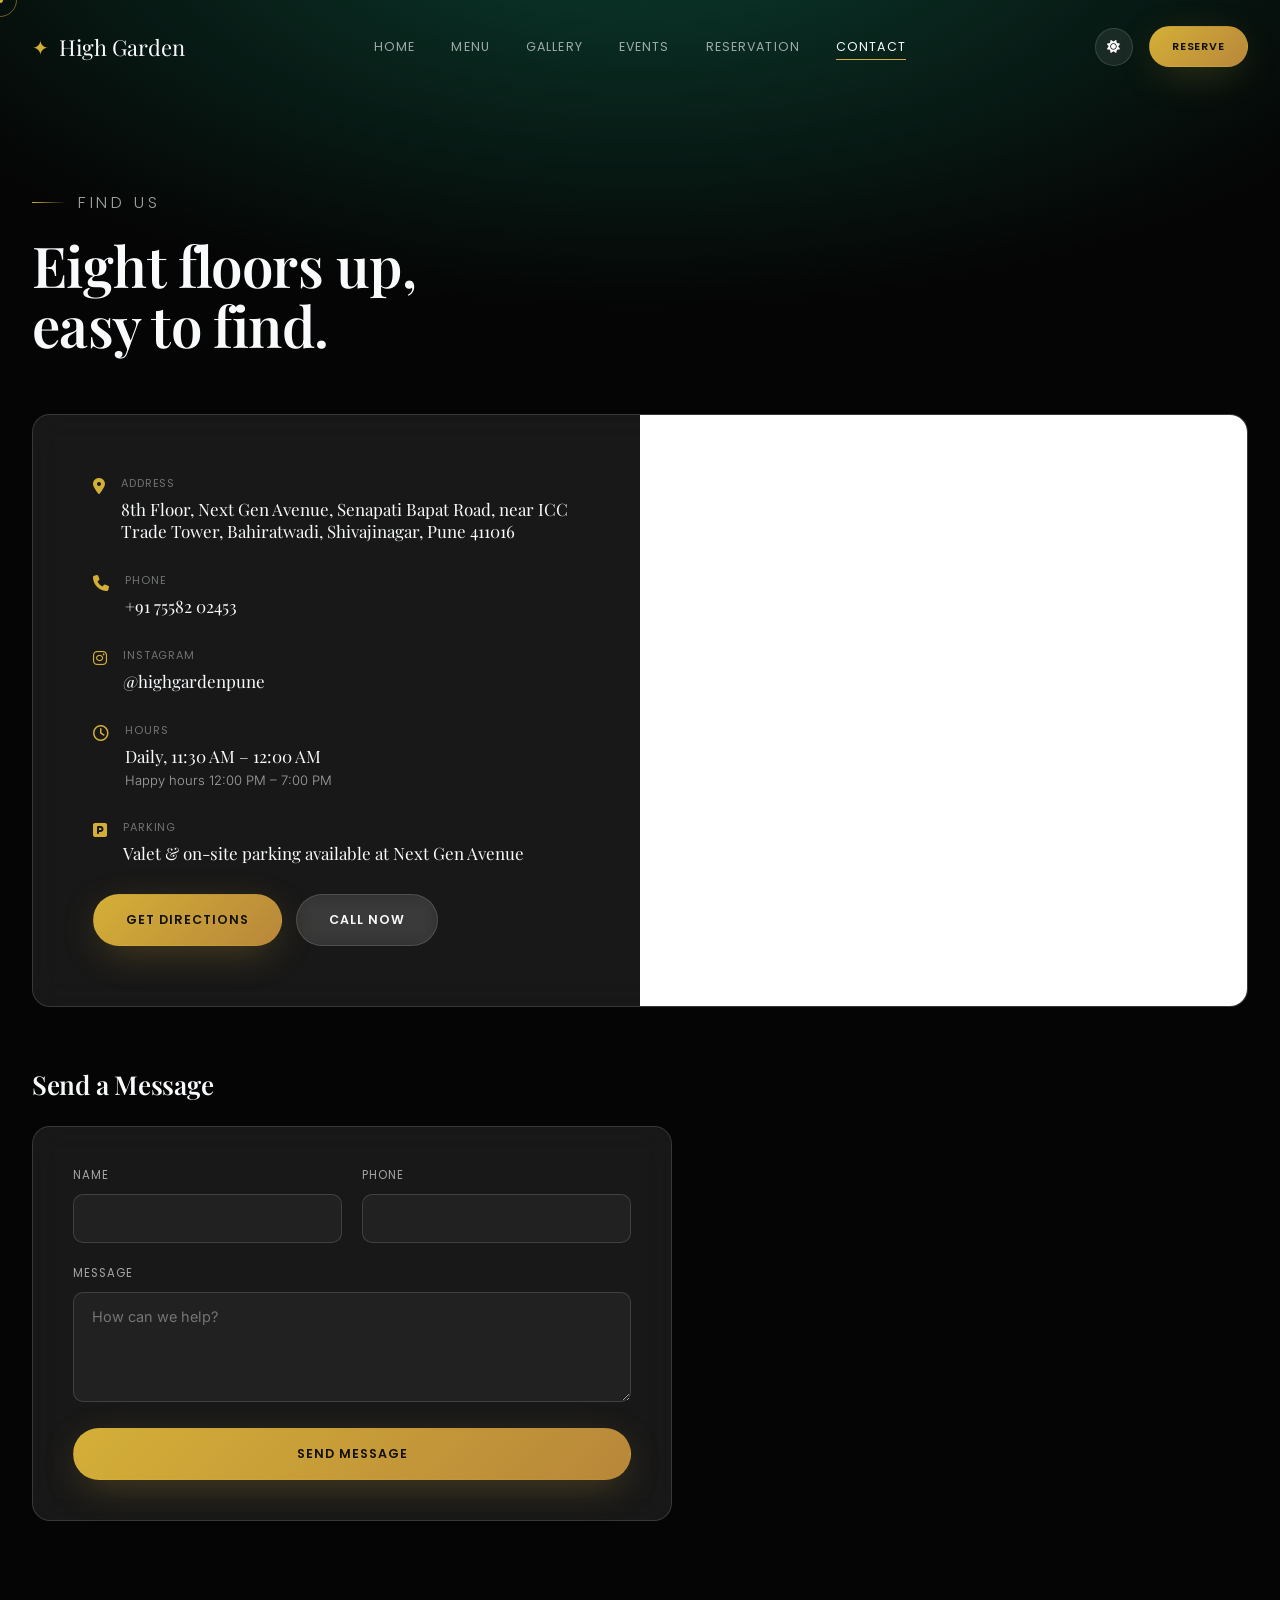
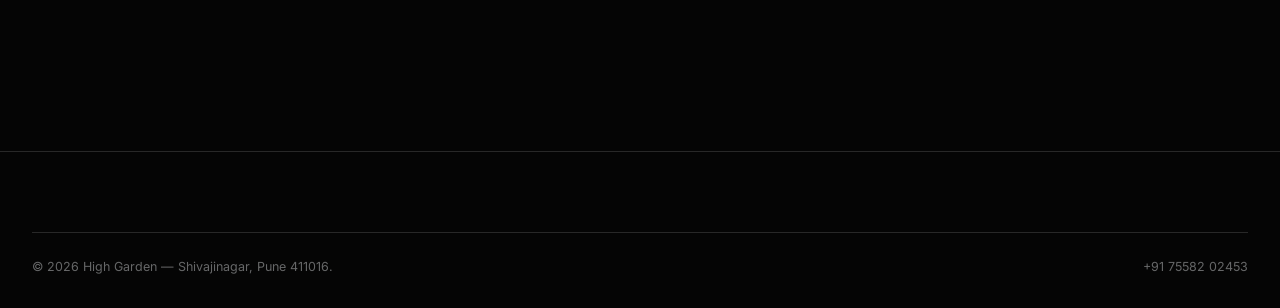
<file: contact.html>
<!DOCTYPE html>
<html lang="en">
<head>
<meta charset="UTF-8">
<meta name="viewport" content="width=device-width, initial-scale=1.0">
<meta name="description" content="Contact High Garden — 8th Floor, Next Gen Avenue, Senapati Bapat Road, Shivajinagar, Pune. Call +91 75582 02453 or find directions.">
<title>Contact — High Garden</title>
<link rel="preconnect" href="https://fonts.googleapis.com">
<link href="https://fonts.googleapis.com/css2?family=Playfair+Display:ital,wght@0,500;0,600;0,700;1,500&family=Poppins:wght@400;500;600;700&family=Inter:wght@300;400;500&display=swap" rel="stylesheet">
<link rel="stylesheet" href="https://cdnjs.cloudflare.com/ajax/libs/font-awesome/6.5.1/css/all.min.css">
<link rel="stylesheet" href="assets/css/style.css">
</head>
<body>

<div id="loader"><div class="loader-mark">High Garden</div><div class="loader-bar"><span></span></div></div>
<div id="cursorDot"></div><div id="cursorRing"></div>
<div id="scrollProgress"></div>

<header id="siteHeader">
  <div class="container">
    <nav class="navwrap">
      <a href="index.html" class="brand"><span class="mk">✦</span>High Garden</a>
      <div class="navlinks" id="navLinks">
        <a href="index.html">Home</a>
        <a href="menu.html">Menu</a>
        <a href="gallery.html">Gallery</a>
        <a href="events.html">Events</a>
        <a href="reservation.html">Reservation</a>
        <a href="contact.html" class="active">Contact</a>
      </div>
      <div class="navcta">
        <button class="iconbtn" id="modeToggle" aria-label="Toggle theme"><i class="fa-solid fa-sun"></i></button>
        <a href="reservation.html" class="btn btn-gold btn-sm magnetic">Reserve</a>
        <button class="navtoggle" id="navToggle" aria-label="Menu"><span></span><span></span><span></span></button>
      </div>
    </nav>
  </div>
</header>

<section style="padding-top:170px;">
  <div class="container">
    <div class="section-head reveal">
      <p class="eyebrow">Find Us</p>
      <h2>Eight floors up,<br>easy to find.</h2>
    </div>
    <div class="contact-grid glass reveal">
      <div class="contact-info">
        <div class="row"><i class="fa-solid fa-location-dot"></i><div><div class="lbl">Address</div><div class="val">8th Floor, Next Gen Avenue, Senapati Bapat Road, near ICC Trade Tower, Bahiratwadi, Shivajinagar, Pune 411016</div></div></div>
        <div class="row"><i class="fa-solid fa-phone"></i><div><div class="lbl">Phone</div><div class="val"><a href="tel:+917558202453">+91 75582 02453</a></div></div></div>
        <div class="row"><i class="fa-brands fa-instagram"></i><div><div class="lbl">Instagram</div><div class="val"><a href="https://www.instagram.com/highgardenpune" target="_blank" rel="noopener">@highgardenpune</a></div></div></div>
        <div class="row"><i class="fa-regular fa-clock"></i><div><div class="lbl">Hours</div><div class="val">Daily, 11:30 AM – 12:00 AM<br><span style="font-family:'Inter'; font-size:13px; color:var(--muted); font-weight:300;">Happy hours 12:00 PM – 7:00 PM</span></div></div></div>
        <div class="row"><i class="fa-solid fa-square-parking"></i><div><div class="lbl">Parking</div><div class="val">Valet &amp; on-site parking available at Next Gen Avenue</div></div></div>
        <div style="margin-top:30px; display:flex; gap:14px; flex-wrap:wrap;">
          <a href="https://maps.app.goo.gl/GaXFcSiGVo2R7TDP9" target="_blank" rel="noopener" class="btn btn-gold magnetic">Get Directions</a>
          <a href="tel:+917558202453" class="btn btn-ghost magnetic">Call Now</a>
        </div>
      </div>
      <div class="map-wrap">
        <iframe src="https://www.google.com/maps/embed/v1/place?q=place_id:ChIJT3Nz3AK_wjsRUUyZO08-GB4&key=AIzaSyDTRDHiagv2ileOp-W-YRJTwa8359jTSTs" loading="lazy" referrerpolicy="no-referrer-when-downgrade" title="High Garden location map"></iframe>
      </div>
    </div>

    <div class="reveal" style="margin-top:60px; max-width:640px;">
      <h3 style="font-size:26px; margin-bottom:24px;">Send a Message</h3>
      <form class="glass form-panel" style="padding:40px;" onsubmit="event.preventDefault(); this.reset(); alert('Message sent — we\'ll get back to you shortly.');">
        <div class="field-row">
          <div class="field"><label>Name</label><input type="text" required></div>
          <div class="field"><label>Phone</label><input type="tel" required></div>
        </div>
        <div class="field"><label>Message</label><textarea required placeholder="How can we help?"></textarea></div>
        <button type="submit" class="btn btn-gold magnetic" style="width:100%; justify-content:center;">Send Message</button>
      </form>
    </div>
  </div>
</section>

<footer style="margin-top:100px;">
  <div class="container">
    <div class="footer-bottom" style="border-top:1px solid var(--glass-border);">
      <span>© <span id="yr"></span> High Garden — Shivajinagar, Pune 411016.</span>
      <span><a href="tel:+917558202453">+91 75582 02453</a></span>
    </div>
  </div>
</footer>

<script src="assets/js/main.js"></script>
<script>document.getElementById('yr').textContent = new Date().getFullYear();</script>
</body>
</html>
</file>
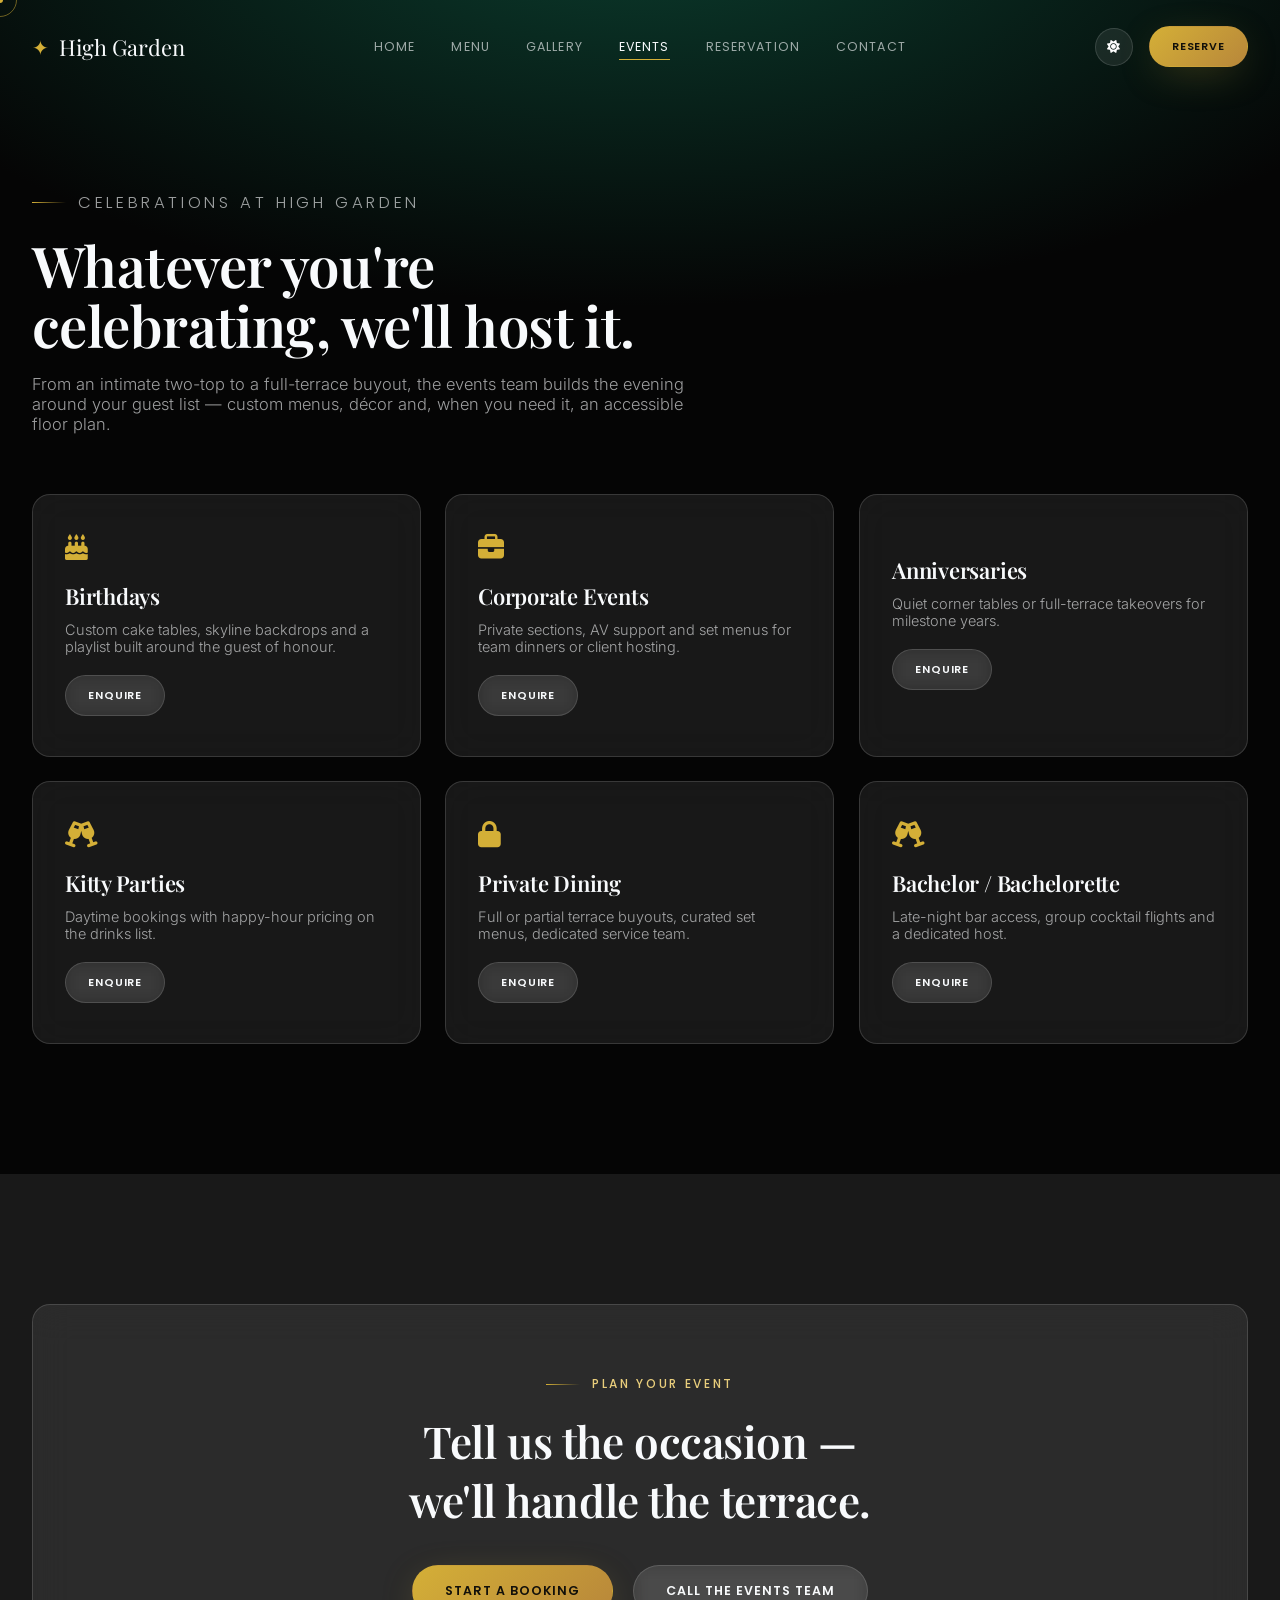
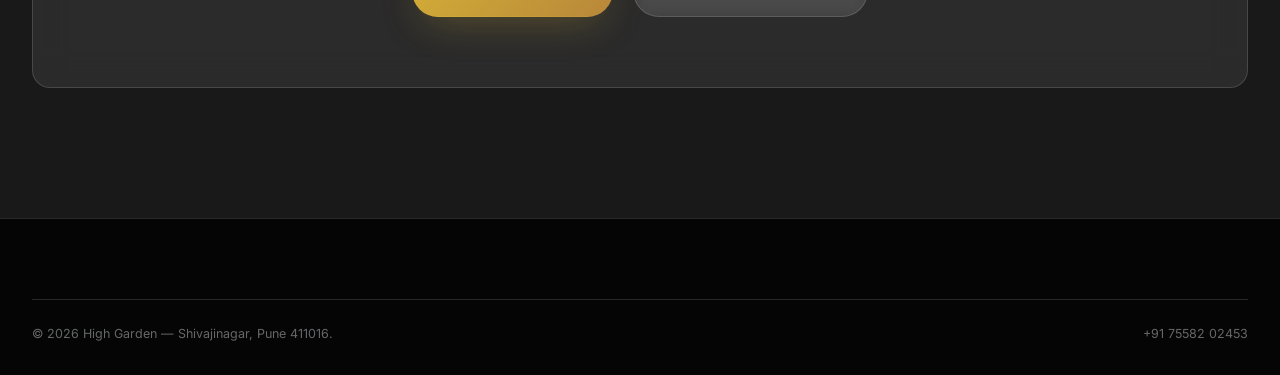
<file: events.html>
<!DOCTYPE html>
<html lang="en">
<head>
<meta charset="UTF-8">
<meta name="viewport" content="width=device-width, initial-scale=1.0">
<meta name="description" content="Host your birthday, anniversary, corporate event, kitty party, private dinner or bachelor party on High Garden's Pune rooftop.">
<title>Events — High Garden</title>
<link rel="preconnect" href="https://fonts.googleapis.com">
<link href="https://fonts.googleapis.com/css2?family=Playfair+Display:ital,wght@0,500;0,600;0,700;1,500&family=Poppins:wght@400;500;600;700&family=Inter:wght@300;400;500&display=swap" rel="stylesheet">
<link rel="stylesheet" href="https://cdnjs.cloudflare.com/ajax/libs/font-awesome/6.5.1/css/all.min.css">
<link rel="stylesheet" href="assets/css/style.css">
<style>
  .ev-grid{ display:grid; grid-template-columns:repeat(3,1fr); gap:24px; }
  @media (max-width:900px){ .ev-grid{ grid-template-columns:1fr 1fr; } }
  @media (max-width:600px){ .ev-grid{ grid-template-columns:1fr; } }
  .ev-card{ padding:40px 32px; border-radius:var(--radius); }
  .ev-card i{ font-size:26px; color:var(--gold); margin-bottom:20px; display:block; }
  .ev-card h3{ font-size:22px; margin-bottom:10px; }
  .ev-card p{ color:var(--muted); font-size:14.5px; font-weight:300; margin-bottom:20px; }
</style>
</head>
<body>

<div id="loader"><div class="loader-mark">High Garden</div><div class="loader-bar"><span></span></div></div>
<div id="cursorDot"></div><div id="cursorRing"></div>
<div id="scrollProgress"></div>

<header id="siteHeader">
  <div class="container">
    <nav class="navwrap">
      <a href="index.html" class="brand"><span class="mk">✦</span>High Garden</a>
      <div class="navlinks" id="navLinks">
        <a href="index.html">Home</a>
        <a href="menu.html">Menu</a>
        <a href="gallery.html">Gallery</a>
        <a href="events.html" class="active">Events</a>
        <a href="reservation.html">Reservation</a>
        <a href="contact.html">Contact</a>
      </div>
      <div class="navcta">
        <button class="iconbtn" id="modeToggle" aria-label="Toggle theme"><i class="fa-solid fa-sun"></i></button>
        <a href="reservation.html" class="btn btn-gold btn-sm magnetic">Reserve</a>
        <button class="navtoggle" id="navToggle" aria-label="Menu"><span></span><span></span><span></span></button>
      </div>
    </nav>
  </div>
</header>

<section style="padding-top:170px;">
  <div class="container">
    <div class="section-head reveal">
      <p class="eyebrow">Celebrations at High Garden</p>
      <h2>Whatever you're<br>celebrating, we'll host it.</h2>
      <p>From an intimate two-top to a full-terrace buyout, the events team builds the evening around your guest list — custom menus, décor and, when you need it, an accessible floor plan.</p>
    </div>
    <div class="ev-grid reveal">
      <div class="ev-card glass tilt"><i class="fa-solid fa-cake-candles"></i><h3>Birthdays</h3><p>Custom cake tables, skyline backdrops and a playlist built around the guest of honour.</p><a href="reservation.html" class="btn btn-ghost btn-sm">Enquire</a></div>
      <div class="ev-card glass tilt"><i class="fa-solid fa-briefcase"></i><h3>Corporate Events</h3><p>Private sections, AV support and set menus for team dinners or client hosting.</p><a href="reservation.html" class="btn btn-ghost btn-sm">Enquire</a></div>
      <div class="ev-card glass tilt"><i class="fa-solid fa-rings-wedding"></i><h3>Anniversaries</h3><p>Quiet corner tables or full-terrace takeovers for milestone years.</p><a href="reservation.html" class="btn btn-ghost btn-sm">Enquire</a></div>
      <div class="ev-card glass tilt"><i class="fa-solid fa-champagne-glasses"></i><h3>Kitty Parties</h3><p>Daytime bookings with happy-hour pricing on the drinks list.</p><a href="reservation.html" class="btn btn-ghost btn-sm">Enquire</a></div>
      <div class="ev-card glass tilt"><i class="fa-solid fa-lock"></i><h3>Private Dining</h3><p>Full or partial terrace buyouts, curated set menus, dedicated service team.</p><a href="reservation.html" class="btn btn-ghost btn-sm">Enquire</a></div>
      <div class="ev-card glass tilt"><i class="fa-solid fa-champagne-glasses"></i><h3>Bachelor / Bachelorette</h3><p>Late-night bar access, group cocktail flights and a dedicated host.</p><a href="reservation.html" class="btn btn-ghost btn-sm">Enquire</a></div>
    </div>
  </div>
</section>

<section style="background:var(--glass);">
  <div class="container">
    <div class="glass reveal" style="border-radius:var(--radius); padding:70px; text-align:center;">
      <p class="eyebrow" style="justify-content:center;">Plan Your Event</p>
      <h2 style="margin-top:18px; font-size:clamp(28px,3.6vw,44px);">Tell us the occasion —<br>we'll handle the terrace.</h2>
      <div style="margin-top:36px;">
        <a href="reservation.html" class="btn btn-gold magnetic">Start a Booking</a>
        <a href="tel:+917558202453" class="btn btn-ghost magnetic" style="margin-left:16px;">Call the Events Team</a>
      </div>
    </div>
  </div>
</section>

<footer>
  <div class="container">
    <div class="footer-bottom" style="border-top:1px solid var(--glass-border);">
      <span>© <span id="yr"></span> High Garden — Shivajinagar, Pune 411016.</span>
      <span><a href="tel:+917558202453">+91 75582 02453</a></span>
    </div>
  </div>
</footer>

<script src="assets/js/main.js"></script>
<script>document.getElementById('yr').textContent = new Date().getFullYear();</script>
</body>
</html>
</file>
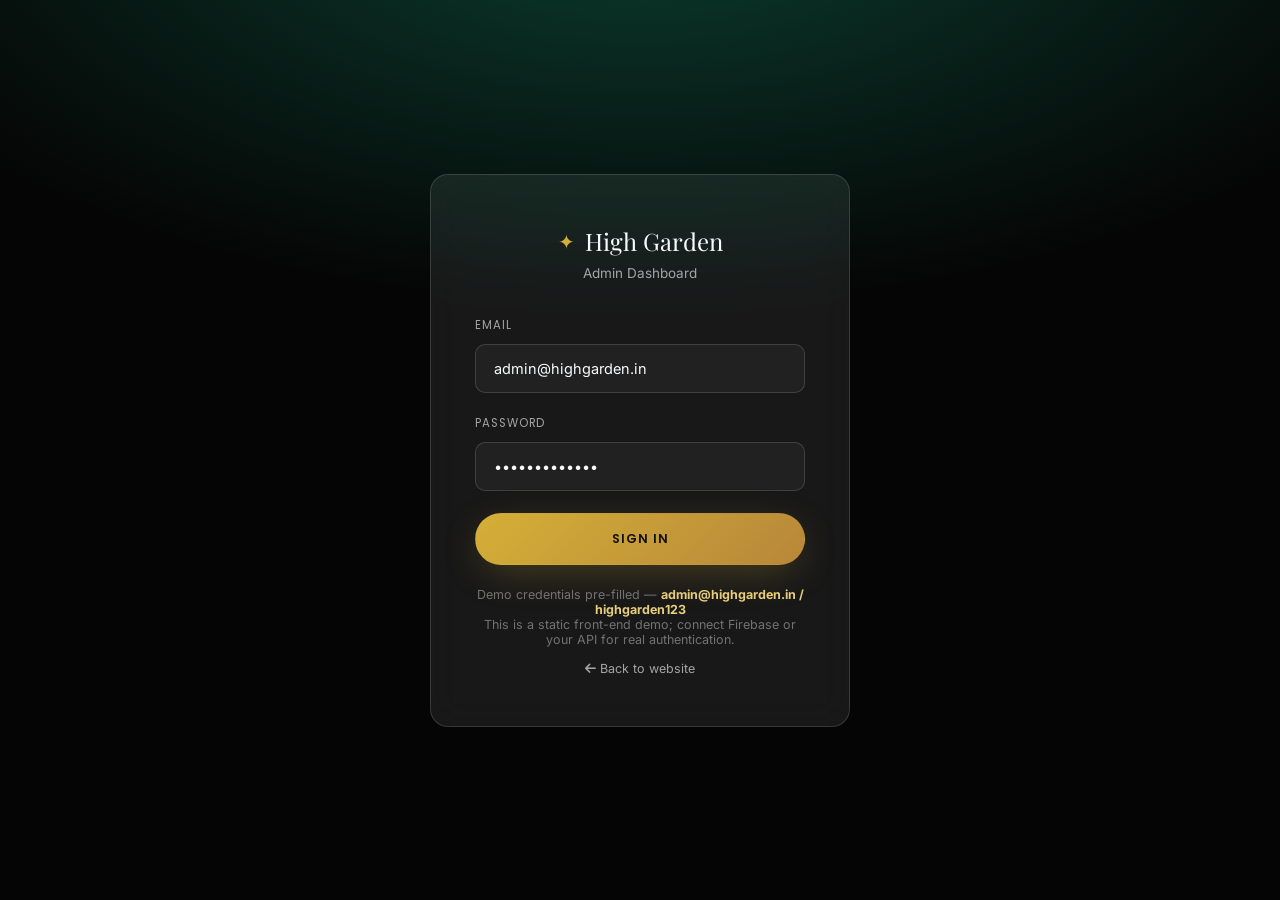
<file: admin/login.html>
<!DOCTYPE html>
<html lang="en">
<head>
<meta charset="UTF-8">
<meta name="viewport" content="width=device-width, initial-scale=1.0">
<title>Admin Login — High Garden</title>
<link rel="preconnect" href="https://fonts.googleapis.com">
<link href="https://fonts.googleapis.com/css2?family=Playfair+Display:ital,wght@0,600;0,700&family=Poppins:wght@400;500;600;700&family=Inter:wght@300;400;500&display=swap" rel="stylesheet">
<link rel="stylesheet" href="https://cdnjs.cloudflare.com/ajax/libs/font-awesome/6.5.1/css/all.min.css">
<link rel="stylesheet" href="../assets/css/style.css">
<style>
  body{ display:flex; align-items:center; justify-content:center; min-height:100vh; cursor:auto; }
  .login-card{ width:min(420px,90vw); padding:50px 44px; border-radius:var(--radius); }
  .login-card .brand{ justify-content:center; margin-bottom:8px; font-size:24px; }
  .login-card .sub{ text-align:center; color:var(--muted); font-size:13.5px; margin-bottom:36px; }
  .hint{ margin-top:22px; text-align:center; font-size:12.5px; color:var(--muted-soft); }
  .hint b{ color:var(--gold-soft); }
  .err{ color:#f3a0a0; font-size:13px; margin-bottom:16px; display:none; text-align:center; }
</style>
</head>
<body>
<div class="login-card glass">
  <div class="brand" style="display:flex;"><span class="mk">✦</span>High Garden</div>
  <p class="sub">Admin Dashboard</p>
  <p class="err" id="err">Incorrect email or password.</p>
  <form id="loginForm">
    <div class="field"><label>Email</label><input type="email" id="email" required placeholder="admin@highgarden.in" value="admin@highgarden.in"></div>
    <div class="field"><label>Password</label><input type="password" id="password" required placeholder="••••••••" value="highgarden123"></div>
    <button type="submit" class="btn btn-gold" style="width:100%; justify-content:center;">Sign In</button>
  </form>
  <p class="hint">Demo credentials pre-filled — <b>admin@highgarden.in / highgarden123</b><br>This is a static front-end demo; connect Firebase or your API for real authentication.</p>
  <p class="hint" style="margin-top:14px;"><a href="../index.html" style="color:var(--muted);"><i class="fa-solid fa-arrow-left"></i> Back to website</a></p>
</div>
<script>
  document.getElementById('loginForm').addEventListener('submit', (e) => {
    e.preventDefault();
    const email = document.getElementById('email').value.trim();
    const pass = document.getElementById('password').value.trim();
    if(email === 'admin@highgarden.in' && pass === 'highgarden123'){
      sessionStorage.setItem('hg-admin-auth', '1');
      window.location.href = 'index.html';
    } else {
      document.getElementById('err').style.display = 'block';
    }
  });
</script>
</body>
</html>
</file>
<file: assets/css/style.css>
/* =========================================================
   HIGH GARDEN — Luxury Rooftop Restaurant
   Core design system
   ========================================================= */

:root{
  --primary:#0F172A;
  --secondary:#0B3D2E;
  --gold:#D4AF37;
  --gold-soft:#E9CE7C;
  --white:#F8FAFC;
  --dark:#050505;
  --glass:rgba(255,255,255,0.08);
  --glass-border:rgba(255,255,255,0.14);
  --glass-strong:rgba(255,255,255,0.14);
  --muted:rgba(248,250,252,0.62);
  --muted-soft:rgba(248,250,252,0.4);
  --radius:18px;
  --radius-sm:10px;
  --shadow-lux: 0 30px 80px -20px rgba(0,0,0,0.65);
  --shadow-gold: 0 10px 40px -10px rgba(212,175,55,0.35);
  --ease: cubic-bezier(.16,.84,.44,1);
  color-scheme: dark;
}
html.light{
  --primary:#F8FAFC;
  --secondary:#E7F0EA;
  --white:#0F172A;
  --dark:#F2F4F7;
  --glass:rgba(15,23,42,0.05);
  --glass-border:rgba(15,23,42,0.1);
  --muted:rgba(15,23,42,0.62);
  --muted-soft:rgba(15,23,42,0.4);
  color-scheme: light;
}

*{ margin:0; padding:0; box-sizing:border-box; }
html{ scroll-behavior:smooth; width:100%; overflow-x:hidden; }
body{
  width:100%;
  background: radial-gradient(ellipse 120% 80% at 50% -10%, #0B3D2E 0%, var(--dark) 55%), var(--dark);
  background-attachment: fixed;
  color:var(--white);
  font-family:'Inter', sans-serif;
  overflow-x:hidden;
  cursor:none;
}
@media (max-width: 900px), (hover:none){ body{ cursor:auto; } #cursorDot,#cursorRing{ display:none !important; } }

h1,h2,h3,h4,h5{ font-family:'Playfair Display', serif; font-weight:600; letter-spacing:-0.01em; }
a{ color:inherit; text-decoration:none; }
img{ max-width:100%; display:block; }
button{ font-family:inherit; cursor:pointer; }
input,select,textarea{ font-family:'Inter',sans-serif; }
::selection{ background:var(--gold); color:var(--dark); }

.container{ max-width:1320px; margin:0 auto; padding:0 32px; }
.eyebrow{
  font-family:'Poppins',sans-serif; text-transform:uppercase; letter-spacing:0.22em;
  font-size:12px; color:var(--gold-soft); display:flex; align-items:center; gap:12px; font-weight:500;
}
.eyebrow::before{ content:""; width:34px; height:1px; background:linear-gradient(90deg,var(--gold),transparent); }

@media (prefers-reduced-motion:reduce){ *{ animation:none !important; transition:none !important; scroll-behavior:auto !important; } }

/* ---------------- Loader ---------------- */
#loader{
  position:fixed; top:0; right:0; bottom:0; left:0; z-index:9999; background:var(--dark);
  display:flex; align-items:center; justify-content:center; flex-direction:column; gap:18px;
  transition: opacity .8s var(--ease), visibility .8s var(--ease);
}
#loader.hide{ opacity:0; visibility:hidden; pointer-events:none; }
.loader-mark{ font-family:'Playfair Display',serif; font-size:15px; letter-spacing:0.4em; color:var(--gold); text-transform:uppercase; }
.loader-bar{ width:220px; height:1px; background:rgba(255,255,255,0.12); position:relative; overflow:hidden; }
.loader-bar span{ position:absolute; top:0; right:0; bottom:0; left:0; width:0%; background:var(--gold); animation:loadBar 1.6s var(--ease) forwards; }
@keyframes loadBar{ to{ width:100%; } }

/* ---------------- Custom cursor ---------------- */
#cursorDot,#cursorRing{ position:fixed; top:0; left:0; pointer-events:none; z-index:9998; border-radius:50%; transform:translate(-50%,-50%); }
#cursorDot{ width:6px; height:6px; background:var(--gold); transition:transform .08s linear; }
#cursorRing{ width:34px; height:34px; border:1px solid rgba(212,175,55,0.5); transition:transform .18s var(--ease), width .3s, height .3s, border-color .3s; }
#cursorRing.hover{ width:56px; height:56px; border-color:var(--gold); background:rgba(212,175,55,0.08); }

/* ---------------- Scroll progress ---------------- */
#scrollProgress{ position:fixed; top:0; left:0; height:2px; background:linear-gradient(90deg,var(--gold),var(--gold-soft)); z-index:9997; width:0%; }

/* ---------------- Navbar ---------------- */
header{ position:fixed; top:0; left:0; right:0; z-index:900; padding:26px 0; transition:.5s var(--ease); }
header.scrolled{ padding:14px 0; background:rgba(5,5,5,0.55); backdrop-filter:blur(18px) saturate(140%); -webkit-backdrop-filter:blur(18px) saturate(140%); border-bottom:1px solid var(--glass-border); }
nav.navwrap{ display:flex; align-items:center; justify-content:space-between; }
.brand{ display:flex; align-items:center; gap:10px; font-family:'Playfair Display'; font-size:22px; }
.brand .mk{ color:var(--gold); font-size:20px; }
.navlinks{ display:flex; gap:36px; align-items:center; }
.navlinks a{ font-family:'Poppins'; font-size:12.5px; letter-spacing:0.09em; text-transform:uppercase; color:var(--muted); position:relative; padding:4px 0; transition:.3s; }
.navlinks a::after{ content:""; position:absolute; left:0; bottom:0; height:1px; width:0; background:var(--gold); transition:.35s var(--ease); }
.navlinks a:hover, .navlinks a.active{ color:var(--white); }
.navlinks a:hover::after, .navlinks a.active::after{ width:100%; }
.navcta{ display:flex; align-items:center; gap:16px; }
.iconbtn{ width:38px; height:38px; border-radius:50%; border:1px solid var(--glass-border); display:flex; align-items:center; justify-content:center; background:var(--glass); transition:.3s; font-size:13px; }
.iconbtn:hover{ border-color:var(--gold); color:var(--gold); }
.navtoggle{ display:none; flex-direction:column; gap:5px; background:none; border:none; }
.navtoggle span{ width:24px; height:1.5px; background:var(--white); }
@media (max-width:1080px){
  .navlinks{ position:fixed; top:0; right:0; bottom:0; left:auto; width:min(340px,80%); height:100vh; background:rgba(5,5,5,0.97); backdrop-filter:blur(20px);
    flex-direction:column; justify-content:center; align-items:flex-start; padding:0 48px; gap:28px; transform:translateX(100%); transition:.5s var(--ease); border-left:1px solid var(--glass-border); }
  .navlinks.open{ transform:translateX(0); }
  .navtoggle{ display:flex; }
}

/* ---------------- Buttons ---------------- */
.btn{ position:relative; display:inline-flex; align-items:center; gap:10px; padding:16px 32px; border-radius:100px; font-family:'Poppins'; font-size:12.5px; letter-spacing:0.08em; text-transform:uppercase; font-weight:600; border:1px solid transparent; overflow:hidden; isolation:isolate; }
.btn-gold{ background:linear-gradient(135deg,var(--gold),#B8873A); color:#12100A; box-shadow:var(--shadow-gold); transition:transform .4s var(--ease), box-shadow .4s; }
.btn-gold:hover{ transform:translateY(-3px); box-shadow:0 18px 50px -10px rgba(212,175,55,0.55); }
.btn-ghost{ border-color:var(--glass-border); color:var(--white); background:var(--glass); backdrop-filter:blur(8px); transition:.4s var(--ease); }
.btn-ghost:hover{ border-color:var(--gold); color:var(--gold-soft); transform:translateY(-3px); }
.btn-sm{ padding:11px 22px; font-size:11px; }
.ripple{ position:absolute; border-radius:50%; background:rgba(255,255,255,0.5); transform:scale(0); animation:rippleAnim .6s ease-out; pointer-events:none; }
@keyframes rippleAnim{ to{ transform:scale(3); opacity:0; } }

/* ---------------- Glass card ---------------- */
.glass{ background:var(--glass); border:1px solid var(--glass-border); backdrop-filter:blur(18px) saturate(140%); -webkit-backdrop-filter:blur(18px) saturate(140%); border-radius:var(--radius); }
.tilt{ transition:transform .25s var(--ease), box-shadow .25s var(--ease); will-change:transform; }
.tilt:hover{ box-shadow:var(--shadow-lux); }

/* ---------------- Hero ---------------- */
.hero{ position:relative; min-height:100vh; display:flex; align-items:center; overflow:hidden; }
.hero-bg{ position:absolute; top:0; right:0; bottom:0; left:0; width:100%; height:100%; z-index:0; }
.hero-bg img{ width:100%; height:100%; object-fit:cover; transform:scale(1.08); }
.hero-scrim{ position:absolute; top:0; right:0; bottom:0; left:0; z-index:1; background:
  linear-gradient(180deg, rgba(5,5,5,0.35) 0%, rgba(5,5,5,0.25) 40%, rgba(5,5,5,0.92) 100%),
  linear-gradient(100deg, rgba(11,61,46,0.55), rgba(5,5,5,0.15)); }
#particles{ position:absolute; top:0; right:0; bottom:0; left:0; width:100%; height:100%; z-index:2; pointer-events:none; }
.hero-content{ position:relative; z-index:3; width:100%; }
.hero-content .eyebrow{ margin-bottom:28px; justify-content:center; }
.hero h1{ font-size:clamp(46px,7.4vw,92px); text-align:center; line-height:1.02; text-wrap:balance; }
.hero h1 em{ font-style:italic; color:var(--gold-soft); font-weight:500; }
.hero-sub{ text-align:center; max-width:560px; margin:26px auto 0; color:var(--muted); font-weight:300; font-size:17px; }
.hero-actions{ display:flex; gap:18px; justify-content:center; margin-top:44px; flex-wrap:wrap; }
.scroll-ind{ position:absolute; bottom:110px; left:50%; transform:translateX(-50%); z-index:3; display:flex; flex-direction:column; align-items:center; gap:10px; }
.scroll-ind .line{ width:1px; height:44px; background:linear-gradient(180deg,var(--gold),transparent); animation:scrollLine 2s infinite; }
@keyframes scrollLine{ 0%{ transform:scaleY(0); transform-origin:top;} 50%{transform:scaleY(1); transform-origin:top;} 51%{transform-origin:bottom;} 100%{transform:scaleY(0); transform-origin:bottom;} }
.scroll-ind span{ font-family:'Poppins'; font-size:10px; letter-spacing:0.2em; text-transform:uppercase; color:var(--muted-soft); }

.hero-float{ position:absolute; bottom:40px; left:50%; transform:translateX(-50%); z-index:3; width:min(1040px,90%); display:grid; grid-template-columns:repeat(4,1fr); gap:1px; background:var(--glass-border); border:1px solid var(--glass-border); border-radius:var(--radius); overflow:hidden; }
.hero-float .fi{ background:rgba(5,5,5,0.55); backdrop-filter:blur(20px); padding:22px 20px; text-align:center; }
.hero-float .fi i{ color:var(--gold); font-size:16px; margin-bottom:8px; display:block; }
.hero-float .fi b{ display:block; font-family:'Playfair Display'; font-size:17px; font-weight:600; }
.hero-float .fi small{ font-family:'Poppins'; font-size:10px; letter-spacing:0.08em; text-transform:uppercase; color:var(--muted-soft); }
@media (max-width:900px){ .hero-float{ grid-template-columns:1fr 1fr; bottom:20px;} }

/* ---------------- Sections ---------------- */
section{ padding:130px 0; position:relative; }
.section-head{ max-width:680px; margin-bottom:60px; }
.section-head.center{ margin-left:auto; margin-right:auto; text-align:center; }
.section-head.center .eyebrow{ justify-content:center; }
.section-head h2{ font-size:clamp(34px,4.4vw,58px); margin-top:20px; line-height:1.06; }
.section-head p{ color:var(--muted); margin-top:20px; font-weight:300; font-size:16.5px; }
.reveal{ opacity:0; transform:translateY(34px); transition:opacity .9s var(--ease), transform .9s var(--ease); }
.reveal.in{ opacity:1; transform:translateY(0); }

/* ---------------- Marquee ---------------- */
.marquee-wrap{ overflow:hidden; border-top:1px solid var(--glass-border); border-bottom:1px solid var(--glass-border); padding:26px 0; background:var(--glass); }
.marquee{ display:flex; gap:0; width:max-content; animation:marquee 30s linear infinite; }
.marquee span{ font-family:'Playfair Display'; font-style:italic; font-size:20px; padding:0 36px; white-space:nowrap; color:var(--muted); border-right:1px solid var(--glass-border); }
.marquee span i{ color:var(--gold); font-style:normal; margin-right:14px; font-size:13px; }
@keyframes marquee{ from{transform:translateX(0);} to{transform:translateX(-50%);} }

/* ---------------- Stats / counters ---------------- */
.stats-row{ display:grid; grid-template-columns:repeat(4,1fr); gap:1px; background:var(--glass-border); border:1px solid var(--glass-border); border-radius:var(--radius); overflow:hidden; }
.stat{ background:rgba(255,255,255,0.02); padding:44px 30px; text-align:center; }
.stat .num{ font-family:'Playfair Display'; font-size:48px; color:var(--gold-soft); }
.stat small{ display:block; margin-top:8px; font-family:'Poppins'; font-size:11px; text-transform:uppercase; letter-spacing:0.1em; color:var(--muted-soft); }
@media (max-width:800px){ .stats-row{ grid-template-columns:1fr 1fr; } }

/* ---------------- About grid ---------------- */
.about-grid{ display:grid; grid-template-columns:1.05fr 0.95fr; gap:70px; align-items:center; }
.about-copy p{ color:var(--muted); font-weight:300; font-size:16.5px; margin-bottom:18px; }
.about-copy p:first-of-type{ color:var(--white); font-size:20px; font-family:'Playfair Display'; font-weight:500; line-height:1.4; }
.about-tags{ display:flex; flex-wrap:wrap; gap:12px; margin-top:26px; }
.about-tags span{ font-family:'Poppins'; font-size:11.5px; text-transform:uppercase; letter-spacing:0.07em; padding:9px 18px; border:1px solid var(--glass-border); border-radius:100px; color:var(--muted); }
.about-imgs{ position:relative; display:grid; grid-template-columns:1fr 1fr; gap:16px; }
.about-imgs img{ border-radius:var(--radius); object-fit:cover; width:100%; }
.about-imgs .a1{ height:340px; grid-column:1/2; }
.about-imgs .a2{ height:200px; grid-column:2/3; margin-top:60px; }
.about-imgs .badge-float{ position:absolute; bottom:-24px; left:-24px; background:var(--gold); color:#141108; padding:18px 22px; border-radius:var(--radius-sm); font-family:'Playfair Display'; font-weight:600; font-size:14px; max-width:190px; box-shadow:var(--shadow-lux); }
@media (max-width:960px){ .about-grid{ grid-template-columns:1fr; gap:40px;} .about-imgs .badge-float{ left:0; } }

/* ---------------- Luxury dish cards ---------------- */
.dish-card{ position:relative; border-radius:var(--radius); overflow:hidden; height:420px; flex:0 0 320px; }
.dish-card img{ position:absolute; top:0; right:0; bottom:0; left:0; width:100%; height:100%; object-fit:cover; transition:transform .7s var(--ease), filter .7s; }
.dish-card:hover img{ transform:scale(1.08); filter:brightness(0.7); }
.dish-card .scrim{ position:absolute; top:0; right:0; bottom:0; left:0; background:linear-gradient(180deg, transparent 30%, rgba(5,5,5,0.95) 100%); }
.dish-card .body{ position:absolute; left:0; right:0; bottom:0; padding:26px; }
.dish-card .cat{ font-family:'Poppins'; font-size:10px; text-transform:uppercase; letter-spacing:0.12em; color:var(--gold-soft); }
.dish-card h3{ font-size:22px; margin:8px 0 6px; }
.dish-card p{ font-size:13px; color:var(--muted); font-weight:300; margin-bottom:14px; }
.dish-card .foot{ display:flex; justify-content:space-between; align-items:center; }
.dish-card .price{ font-family:'Playfair Display'; color:var(--gold-soft); font-size:18px; }
.fav-btn{ width:34px; height:34px; border-radius:50%; border:1px solid var(--glass-border); background:rgba(5,5,5,0.4); display:flex; align-items:center; justify-content:center; color:var(--muted); transition:.3s; }
.fav-btn:hover, .fav-btn.active{ border-color:var(--gold); color:var(--gold); background:rgba(212,175,55,0.12); }
.badge{ position:absolute; top:16px; left:16px; z-index:2; display:flex; gap:8px; flex-wrap:wrap; }
.badge span{ font-family:'Poppins'; font-size:9.5px; text-transform:uppercase; letter-spacing:0.06em; padding:5px 10px; border-radius:100px; backdrop-filter:blur(6px); font-weight:600; }
.badge .veg{ background:rgba(52,168,83,0.25); color:#8fe3a4; border:1px solid rgba(143,227,164,0.4); }
.badge .nonveg{ background:rgba(214,69,69,0.25); color:#f3a0a0; border:1px solid rgba(243,160,160,0.4); }
.badge .popular{ background:rgba(212,175,55,0.22); color:var(--gold-soft); border:1px solid rgba(212,175,55,0.45); }
.badge .chef{ background:rgba(147,112,219,0.22); color:#cbb3f0; border:1px solid rgba(203,179,240,0.4); }

.slider-track{ display:flex; gap:22px; overflow-x:auto; scroll-snap-type:x mandatory; padding-bottom:10px; scrollbar-width:none; }
.slider-track::-webkit-scrollbar{ display:none; }
.slider-track > *{ scroll-snap-align:start; }
.slider-nav{ display:flex; justify-content:flex-end; gap:12px; margin-top:24px; }

/* ---------------- Drinks section ---------------- */
.drink-card{ position:relative; padding:34px 28px; border-radius:var(--radius); overflow:hidden; }
.drink-card .liquid{ position:absolute; left:0; right:0; bottom:0; height:40%; background:linear-gradient(180deg, rgba(212,175,55,0.18), rgba(212,175,55,0.02)); filter:blur(6px); animation:liquidMove 6s ease-in-out infinite; }
@keyframes liquidMove{ 0%,100%{ height:35%;} 50%{ height:48%;} }
.drink-card i{ color:var(--gold); font-size:26px; }
.drink-card h4{ font-size:19px; margin:16px 0 8px; }
.drink-card p{ font-size:13.5px; color:var(--muted); font-weight:300; }

/* ---------------- Gallery masonry ---------------- */
.masonry{ column-count:4; column-gap:16px; }
.masonry .item{ break-inside:avoid; margin-bottom:16px; border-radius:var(--radius-sm); overflow:hidden; position:relative; cursor:zoom-in; }
.masonry .item img{ width:100%; transition:transform .6s var(--ease), filter .6s; display:block; }
.masonry .item:hover img{ transform:scale(1.06); }
.masonry .item .cap{ position:absolute; top:auto; right:0; bottom:0; left:0; padding:16px; background:linear-gradient(180deg,transparent,rgba(0,0,0,0.85)); opacity:0; transition:.4s; font-family:'Poppins'; font-size:11px; text-transform:uppercase; letter-spacing:0.06em; }
.masonry .item:hover .cap{ opacity:1; }
@media (max-width:1100px){ .masonry{ column-count:3; } }
@media (max-width:760px){ .masonry{ column-count:2; } }
.filter-row{ display:flex; gap:12px; flex-wrap:wrap; margin-bottom:44px; }
.filter-row button{ padding:10px 22px; border-radius:100px; border:1px solid var(--glass-border); background:var(--glass); color:var(--muted); font-family:'Poppins'; font-size:11.5px; letter-spacing:0.06em; text-transform:uppercase; transition:.3s; }
.filter-row button.active, .filter-row button:hover{ border-color:var(--gold); color:var(--gold-soft); }

/* Lightbox */
#lightbox{ position:fixed; top:0; right:0; bottom:0; left:0; background:rgba(5,5,5,0.94); backdrop-filter:blur(10px); z-index:9990; display:flex; align-items:center; justify-content:center; opacity:0; visibility:hidden; transition:.4s; }
#lightbox.open{ opacity:1; visibility:visible; }
#lightbox img{ max-width:86vw; max-height:82vh; border-radius:8px; box-shadow:var(--shadow-lux); }
#lightbox .lb-close{ position:absolute; top:32px; right:40px; font-size:26px; color:var(--white); }

/* ---------------- Events ---------------- */
.event-card{ padding:38px 30px; border-radius:var(--radius); position:relative; overflow:hidden; }
.event-card::before{ content:""; position:absolute; top:0; right:0; bottom:0; left:0; background:linear-gradient(140deg, rgba(212,175,55,0.08), transparent 60%); opacity:0; transition:.4s; }
.event-card:hover::before{ opacity:1; }
.event-card i{ color:var(--gold); font-size:24px; margin-bottom:18px; display:block; }
.event-card h3{ font-size:21px; margin-bottom:10px; }
.event-card p{ color:var(--muted); font-size:14px; font-weight:300; }

/* ---------------- Reviews ---------------- */
.review-slide{ min-width:100%; padding:0 6px; }
.review-card{ padding:44px; border-radius:var(--radius); text-align:center; max-width:720px; margin:0 auto; }
.review-card .stars{ color:var(--gold); letter-spacing:4px; margin-bottom:20px; font-size:18px; }
.review-card p{ font-family:'Playfair Display'; font-size:22px; font-weight:400; line-height:1.5; margin-bottom:22px; }
.review-card .who{ font-family:'Poppins'; font-size:12px; text-transform:uppercase; letter-spacing:0.08em; color:var(--gold-soft); }
.rev-dots{ display:flex; justify-content:center; gap:10px; margin-top:30px; }
.rev-dots span{ width:8px; height:8px; border-radius:50%; background:var(--glass-border); cursor:pointer; transition:.3s; }
.rev-dots span.active{ background:var(--gold); width:22px; border-radius:5px; }

/* ---------------- Forms ---------------- */
.field{ margin-bottom:22px; }
.field label{ display:block; font-family:'Poppins'; font-size:11.5px; text-transform:uppercase; letter-spacing:0.08em; color:var(--muted); margin-bottom:10px; }
.field input, .field select, .field textarea{
  width:100%; background:rgba(255,255,255,0.04); border:1px solid var(--glass-border); border-radius:var(--radius-sm);
  padding:15px 18px; color:var(--white); font-size:14.5px; transition:.3s;
}
.field input:focus, .field select:focus, .field textarea:focus{ outline:none; border-color:var(--gold); background:rgba(255,255,255,0.06); }
.field textarea{ resize:vertical; min-height:110px; }
.field-row{ display:grid; grid-template-columns:1fr 1fr; gap:20px; }
@media (max-width:640px){ .field-row{ grid-template-columns:1fr; } }
.form-panel{ padding:50px; border-radius:var(--radius); }

/* Confirmation modal */
#confirmModal{ position:fixed; top:0; right:0; bottom:0; left:0; background:rgba(5,5,5,0.85); backdrop-filter:blur(8px); z-index:9995; display:flex; align-items:center; justify-content:center; opacity:0; visibility:hidden; transition:.4s; }
#confirmModal.open{ opacity:1; visibility:visible; }
.modal-card{ padding:54px 46px; border-radius:var(--radius); text-align:center; max-width:420px; transform:scale(0.9); transition:.4s var(--ease); }
#confirmModal.open .modal-card{ transform:scale(1); }
.modal-card i{ font-size:44px; color:var(--gold); margin-bottom:18px; display:block; }
.modal-card h3{ font-size:26px; margin-bottom:10px; }
.modal-card p{ color:var(--muted); font-size:14.5px; margin-bottom:26px; }

/* ---------------- Contact / Map ---------------- */
.contact-grid{ display:grid; grid-template-columns:1fr 1fr; border-radius:var(--radius); overflow:hidden; }
.contact-info{ padding:60px; }
.contact-info .row{ margin-bottom:30px; display:flex; gap:16px; align-items:flex-start; }
.contact-info .row i{ color:var(--gold); font-size:16px; margin-top:3px; }
.contact-info .row .lbl{ font-family:'Poppins'; font-size:11px; text-transform:uppercase; letter-spacing:0.08em; color:var(--muted-soft); margin-bottom:6px; }
.contact-info .row .val{ font-family:'Playfair Display'; font-size:17px; }
.map-wrap{ min-height:460px; }
.map-wrap iframe{ width:100%; height:100%; min-height:460px; border:0; filter:grayscale(0.25) contrast(1.05); }
@media (max-width:900px){ .contact-grid{ grid-template-columns:1fr; } .contact-info{ padding:36px; } }

/* ---------------- Floating reservation + back to top ---------------- */
#floatRes{ position:fixed; right:26px; bottom:26px; z-index:850; display:flex; align-items:center; gap:10px; }
#backTop{ width:46px; height:46px; border-radius:50%; display:flex; align-items:center; justify-content:center; border:1px solid var(--glass-border); background:rgba(5,5,5,0.6); backdrop-filter:blur(10px); opacity:0; pointer-events:none; transition:.4s; color:var(--gold-soft); }
#backTop.show{ opacity:1; pointer-events:auto; }

/* ---------------- Footer ---------------- */
footer{ border-top:1px solid var(--glass-border); padding:80px 0 34px; }
.footer-grid{ display:grid; grid-template-columns:1.4fr 1fr 1fr 1.2fr; gap:50px; margin-bottom:60px; }
.footer-col h4{ font-family:'Poppins'; font-size:11.5px; text-transform:uppercase; letter-spacing:0.1em; color:var(--muted-soft); margin-bottom:20px; font-weight:600; }
.footer-col a{ display:block; color:var(--muted); font-size:14.5px; margin-bottom:12px; transition:.3s; }
.footer-col a:hover{ color:var(--gold-soft); }
.footer-brand p{ color:var(--muted); font-size:14.5px; font-weight:300; margin:18px 0 22px; max-width:280px; }
.social-row{ display:flex; gap:12px; }
.newsletter-row{ display:flex; gap:0; border:1px solid var(--glass-border); border-radius:100px; overflow:hidden; margin-top:8px; }
.newsletter-row input{ flex:1; background:none; border:none; padding:13px 18px; color:var(--white); font-size:13px; }
.newsletter-row input:focus{ outline:none; }
.newsletter-row button{ background:var(--gold); color:#141108; border:none; padding:0 22px; font-family:'Poppins'; font-size:11px; text-transform:uppercase; letter-spacing:0.06em; font-weight:700; }
.footer-bottom{ display:flex; justify-content:space-between; border-top:1px solid var(--glass-border); padding-top:26px; font-size:12.5px; color:var(--muted-soft); flex-wrap:wrap; gap:10px; }

a:focus-visible, button:focus-visible, input:focus-visible{ outline:2px solid var(--gold); outline-offset:3px; }
</file>
